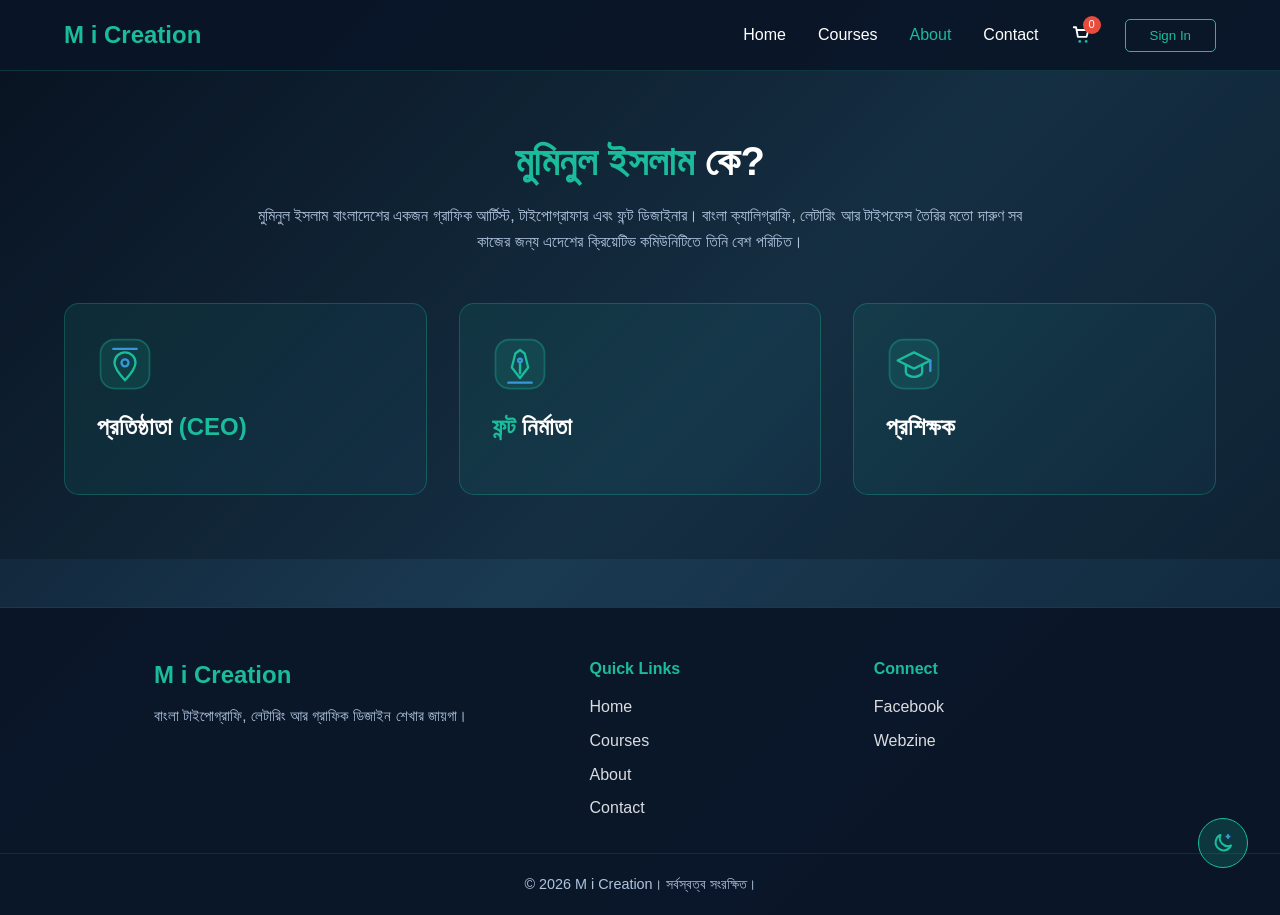
<file: about.html>
<!DOCTYPE html>
<html lang="bn">
<head>
    <meta charset="UTF-8">
    <meta name="viewport" content="width=device-width, initial-scale=1.0">
    <title>About | M i Creation</title>
    <link rel="icon" type="image/png" href="favicon.png">
    <link rel="apple-touch-icon" href="favicon.png">
    <link rel="stylesheet" href="style.css">
</head>
<body>
    <nav>
        <div class="logo"> M i Creation</div>
        <ul class="nav-links">
            <li><a href="index.html">Home</a></li>
            <li><a href="courses.html">Courses</a></li>
            <li><a href="about.html" class="active">About</a></li>
            <li><a href="contact.html">Contact</a></li>
            <li class="cart-icon">
                <a href="#cart" aria-label="Cart"><svg class="nav-ico" viewBox="0 0 24 24" width="22" height="22" fill="none" stroke="currentColor" stroke-width="2" stroke-linecap="round" stroke-linejoin="round" aria-hidden="true"><path d="M3 3.5h2.5l2 10.5h9.5l2-7.5H7"/><circle class="accf" cx="9.5" cy="19" r="1.5"/><circle class="accf" cx="16.5" cy="19" r="1.5"/></svg></a>
                <span class="cart-badge">0</span>
            </li>
            <li><button class="sign-in-btn" onclick="handleSignIn()">Sign In</button></li>
        </ul>
    </nav>
    <section class="about-section" id="about">
        <h2 class="section-title"><span class="highlight">মুমিনুল ইসলাম</span> কে?</h2>
        <p class="section-description">
মুমিনুল ইসলাম বাংলাদেশের একজন গ্রাফিক আর্টিস্ট, টাইপোগ্রাফার এবং ফন্ট ডিজাইনার। বাংলা ক্যালিগ্রাফি, লেটারিং আর টাইপফেস তৈরির মতো দারুণ সব কাজের জন্য এদেশের ক্রিয়েটিভ কমিউনিটিতে তিনি বেশ পরিচিত।
        </p>
        <div class="cards-container">
            <div class="card">
                <div class="card-icon"><svg class="ui-icon" viewBox="0 0 48 48" fill="none" stroke="currentColor" stroke-width="2" stroke-linecap="round" stroke-linejoin="round" aria-hidden="true"><rect class="tile" x="3" y="3" width="42" height="42" rx="12"/><path class="acc" d="M14 11h20"/><path d="M24 38c-6-6.5-9-11-9-15a9 9 0 0 1 18 0c0 4-3 8.5-9 15z"/><circle class="acc" cx="24" cy="23" r="3"/></svg></div>
                <h3 class="card-title">প্রতিষ্ঠাতা <span style="color: #1abc9c;">(CEO)</span></h3>
                <p class="card-text">
 
                </p>
            </div>
            <div class="card">
                <div class="card-icon"><svg class="ui-icon" viewBox="0 0 48 48" fill="none" stroke="currentColor" stroke-width="2" stroke-linecap="round" stroke-linejoin="round" aria-hidden="true"><rect class="tile" x="3" y="3" width="42" height="42" rx="12"/><path d="M24 36l-7-9 3-12 4-3 4 3 3 12z"/><path d="M24 24v8"/><circle class="acc" cx="24" cy="21" r="1.6"/><path class="acc" d="M14 40h20"/></svg></div>
                <h3 class="card-title"><span style="color: #1abc9c;">ফন্ট</span> নির্মাতা</h3>
                <p class="card-text">
                </p>
            </div>
            <div class="card">
                <div class="card-icon"><svg class="ui-icon" viewBox="0 0 48 48" fill="none" stroke="currentColor" stroke-width="2" stroke-linecap="round" stroke-linejoin="round" aria-hidden="true"><rect class="tile" x="3" y="3" width="42" height="42" rx="12"/><path d="M24 14l14 7-14 7-14-7z"/><path d="M17 25v6c0 2 3.5 4 7 4s7-2 7-4v-6"/><path class="acc" d="M38 21v9"/></svg></div>
                <h3 class="card-title">প্রশিক্ষক</h3>
                <p class="card-text">
                </p>
            </div>
        </div>
    </section>

    <div class="theme-toggle" onclick="toggleTheme()"><svg class="tg-ico" viewBox="0 0 24 24" width="24" height="24" fill="none" stroke="currentColor" stroke-width="2" stroke-linecap="round" stroke-linejoin="round" aria-hidden="true"><path d="M20 14.5A8 8 0 0 1 9.5 4a8 8 0 1 0 10.5 10.5z"/><path class="acc" d="M17 4v3M15.5 5.5h3"/></svg></div>
    <div class="scroll-top" onclick="scrollToTop()"><svg class="tg-ico" viewBox="0 0 24 24" width="24" height="24" fill="none" stroke="currentColor" stroke-width="2" stroke-linecap="round" stroke-linejoin="round" aria-hidden="true"><path class="acc" d="M7 3.5h10"/><path d="M12 20V8"/><path d="M6.5 13.5L12 8l5.5 5.5"/></svg></div>

    <footer class="site-footer">
        <div class="footer-grid">
            <div class="footer-brand">
                <div class="logo">M i Creation</div>
                <p>বাংলা টাইপোগ্রাফি, লেটারিং আর গ্রাফিক ডিজাইন শেখার জায়গা।</p>
            </div>
            <div>
                <h4>Quick Links</h4>
                <ul>
                    <li><a href="index.html">Home</a></li>
                    <li><a href="courses.html">Courses</a></li>
                    <li><a href="about.html">About</a></li>
                    <li><a href="contact.html">Contact</a></li>
                </ul>
            </div>
            <div>
                <h4>Connect</h4>
                <ul>
                    <li><a href="https://www.facebook.com/themuminulislam" target="_blank" rel="noopener">Facebook</a></li>
                    <li><a href="https://potrodip.github.io/" target="_blank" rel="noopener">Webzine</a></li>
                </ul>
            </div>
        </div>
        <div class="footer-bottom">&copy; 2026 M i Creation। সর্বস্বত্ব সংরক্ষিত।</div>
    </footer>
    <script src="script.js"></script>
</body>
</html>
</file>
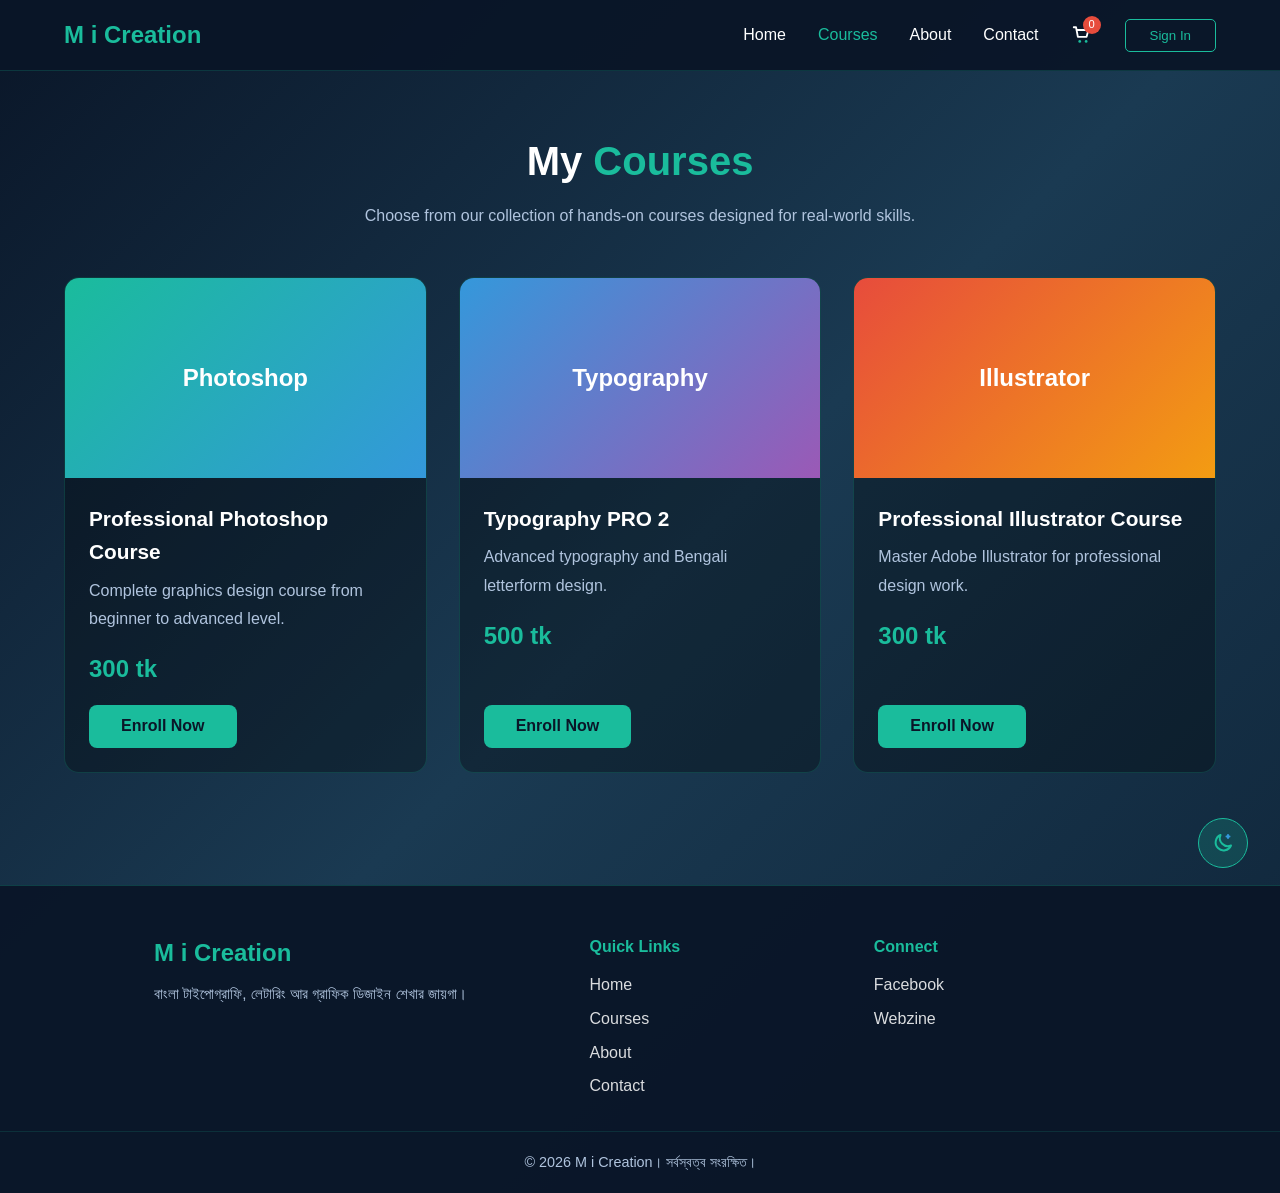
<file: courses.html>
<!DOCTYPE html>
<html lang="bn">
<head>
    <meta charset="UTF-8">
    <meta name="viewport" content="width=device-width, initial-scale=1.0">
    <title>Courses | M i Creation</title>
    <link rel="icon" type="image/png" href="favicon.png">
    <link rel="apple-touch-icon" href="favicon.png">
    <link rel="stylesheet" href="style.css">
</head>
<body>
    <nav>
        <div class="logo"> M i Creation</div>
        <ul class="nav-links">
            <li><a href="index.html">Home</a></li>
            <li><a href="courses.html" class="active">Courses</a></li>
            <li><a href="about.html">About</a></li>
            <li><a href="contact.html">Contact</a></li>
            <li class="cart-icon">
                <a href="#cart" aria-label="Cart"><svg class="nav-ico" viewBox="0 0 24 24" width="22" height="22" fill="none" stroke="currentColor" stroke-width="2" stroke-linecap="round" stroke-linejoin="round" aria-hidden="true"><path d="M3 3.5h2.5l2 10.5h9.5l2-7.5H7"/><circle class="accf" cx="9.5" cy="19" r="1.5"/><circle class="accf" cx="16.5" cy="19" r="1.5"/></svg></a>
                <span class="cart-badge">0</span>
            </li>
            <li><button class="sign-in-btn" onclick="handleSignIn()">Sign In</button></li>
        </ul>
    </nav>
    <section class="courses-section" id="courses">
        <h2 class="section-title">My <span class="highlight">Courses</span></h2>
        <p class="section-description">
            Choose from our collection of hands-on courses designed for real-world skills.
        </p>
        <div class="course-grid">
            <div class="course-card">
                <div class="course-image">Photoshop</div>
                <div class="course-content">
                    <h3 class="course-title">Professional Photoshop Course</h3>
                    <p class="card-text">Complete graphics design course from beginner to advanced level.</p>
                    <p class="course-price">300 tk</p>
                    <button class="btn btn-primary" onclick="enrollCourse('Graphics Design')">Enroll Now</button>
                </div>
            </div>
            <div class="course-card">
                <div class="course-image" style="background: linear-gradient(135deg, #3498db 0%, #9b59b6 100%);">Typography</div>
                <div class="course-content">
                    <h3 class="course-title">Typography PRO 2</h3>
                    <p class="card-text">Advanced typography and Bengali letterform design.</p>
                    <p class="course-price">500 tk</p>
                    <button class="btn btn-primary" onclick="enrollCourse('Typography PRO')">Enroll Now</button>
                </div>
            </div>
            <div class="course-card">
                <div class="course-image" style="background: linear-gradient(135deg, #e74c3c 0%, #f39c12 100%);">Illustrator</div>
                <div class="course-content">
                    <h3 class="course-title">Professional Illustrator Course</h3>
                    <p class="card-text">Master Adobe Illustrator for professional design work.</p>
                    <p class="course-price">300 tk</p>
                    <button class="btn btn-primary" onclick="enrollCourse('Illustrator')">Enroll Now</button>
                </div>
            </div>
        </div>
    </section>

    <div class="theme-toggle" onclick="toggleTheme()"><svg class="tg-ico" viewBox="0 0 24 24" width="24" height="24" fill="none" stroke="currentColor" stroke-width="2" stroke-linecap="round" stroke-linejoin="round" aria-hidden="true"><path d="M20 14.5A8 8 0 0 1 9.5 4a8 8 0 1 0 10.5 10.5z"/><path class="acc" d="M17 4v3M15.5 5.5h3"/></svg></div>
    <div class="scroll-top" onclick="scrollToTop()"><svg class="tg-ico" viewBox="0 0 24 24" width="24" height="24" fill="none" stroke="currentColor" stroke-width="2" stroke-linecap="round" stroke-linejoin="round" aria-hidden="true"><path class="acc" d="M7 3.5h10"/><path d="M12 20V8"/><path d="M6.5 13.5L12 8l5.5 5.5"/></svg></div>

    <footer class="site-footer">
        <div class="footer-grid">
            <div class="footer-brand">
                <div class="logo">M i Creation</div>
                <p>বাংলা টাইপোগ্রাফি, লেটারিং আর গ্রাফিক ডিজাইন শেখার জায়গা।</p>
            </div>
            <div>
                <h4>Quick Links</h4>
                <ul>
                    <li><a href="index.html">Home</a></li>
                    <li><a href="courses.html">Courses</a></li>
                    <li><a href="about.html">About</a></li>
                    <li><a href="contact.html">Contact</a></li>
                </ul>
            </div>
            <div>
                <h4>Connect</h4>
                <ul>
                    <li><a href="https://www.facebook.com/themuminulislam" target="_blank" rel="noopener">Facebook</a></li>
                    <li><a href="https://potrodip.github.io/" target="_blank" rel="noopener">Webzine</a></li>
                </ul>
            </div>
        </div>
        <div class="footer-bottom">&copy; 2026 M i Creation। সর্বস্বত্ব সংরক্ষিত।</div>
    </footer>
    <script src="script.js"></script>
</body>
</html>
</file>
<file: style.css>
* {
        margin: 0;
        padding: 0;
        box-sizing: border-box;
    }

body {
        font-family: 'Segoe UI', Tahoma, Geneva, Verdana, sans-serif;
        background: linear-gradient(135deg, #0a1628 0%, #1a3a52 50%, #0f2438 100%);
        color: #ffffff;
        line-height: 1.6;
        min-height: 100vh;
    }

/* Navigation */
    nav {
        background: rgba(10, 22, 40, 0.95);
        padding: 1rem 5%;
        display: flex;
        justify-content: space-between;
        align-items: center;
        position: sticky;
        top: 0;
        z-index: 1000;
        border-bottom: 1px solid rgba(26, 188, 156, 0.2);
    }

.logo {
        font-size: 1.5rem;
        font-weight: bold;
        color: #1abc9c;
    }

.nav-links {
        display: flex;
        gap: 2rem;
        list-style: none;
        align-items: center;
    }

.nav-links a {
        color: #ffffff;
        text-decoration: none;
        transition: color 0.3s;
        font-weight: 500;
    }

.nav-links a:hover,
    .nav-links a.active {
        color: #1abc9c;
    }

.cart-icon {
        position: relative;
    }

.cart-badge {
        position: absolute;
        top: -8px;
        right: -8px;
        background: #e74c3c;
        color: white;
        border-radius: 50%;
        width: 18px;
        height: 18px;
        display: flex;
        align-items: center;
        justify-content: center;
        font-size: 0.7rem;
    }

.sign-in-btn {
        background: transparent;
        border: 1px solid #1abc9c;
        color: #1abc9c;
        padding: 0.5rem 1.5rem;
        border-radius: 5px;
        cursor: pointer;
        transition: all 0.3s;
    }

.sign-in-btn:hover {
        background: #1abc9c;
        color: #0a1628;
    }

/* Hero Section */
    .hero {
        display: flex;
        align-items: center;
        justify-content: space-around;
        padding: 4rem 5%;
        max-width: 1400px;
        margin: 0 auto;
        gap: 3rem;
        flex-wrap: wrap;
    }

.hero-image {
        flex: 1;
        min-width: 300px;
        max-width: 500px;
    }

.profile-card {
        background: linear-gradient(135deg, rgba(26, 188, 156, 0.1) 0%, rgba(52, 152, 219, 0.1) 100%);
        border-radius: 20px;
        padding: 2rem;
        border: 2px solid rgba(26, 188, 156, 0.3);
        box-shadow: 0 10px 40px rgba(0, 0, 0, 0.3);
    }

.profile-card img {
        width: 100%;
        border-radius: 15px;
    }

.hero-content {
        flex: 1;
        min-width: 300px;
        max-width: 600px;
    }

.label {
        color: #1abc9c;
        text-transform: uppercase;
        font-size: 0.9rem;
        letter-spacing: 2px;
        margin-bottom: 1rem;
    }

.hero-title {
        font-size: 3rem;
        margin-bottom: 1rem;
        font-weight: 700;
    }

.hero-title .highlight {
        color: #1abc9c;
    }

.hero-description {
        color: #b0c4de;
        margin-bottom: 2rem;
        font-size: 1.1rem;
    }

.search-box {
        background: rgba(255, 255, 255, 0.1);
        border: 1px solid rgba(26, 188, 156, 0.3);
        border-radius: 10px;
        padding: 1rem;
        display: flex;
        align-items: center;
        margin-bottom: 2rem;
    }

.search-box input {
        background: transparent;
        border: none;
        color: white;
        flex: 1;
        outline: none;
        font-size: 1rem;
    }

.search-box input::placeholder {
        color: rgba(255, 255, 255, 0.5);
    }

.cta-buttons {
        display: flex;
        gap: 1rem;
        flex-wrap: wrap;
    }

.btn {
        padding: 0.8rem 2rem;
        border-radius: 8px;
        border: none;
        cursor: pointer;
        font-size: 1rem;
        transition: all 0.3s;
        text-decoration: none;
        display: inline-block;
        text-align: center;
    }

.btn-primary {
        background: #1abc9c;
        color: #0a1628;
        font-weight: 600;
    }

.btn-primary:hover {
        background: #16a085;
        transform: translateY(-2px);
        box-shadow: 0 5px 20px rgba(26, 188, 156, 0.4);
    }

.btn-secondary {
        background: transparent;
        color: #ffffff;
        border: 1px solid #ffffff;
    }

.btn-secondary:hover {
        background: rgba(255, 255, 255, 0.1);
        transform: translateY(-2px);
    }

/* About Section */
    .about-section {
        padding: 4rem 5%;
        background: rgba(0, 0, 0, 0.2);
    }

.section-title {
        text-align: center;
        font-size: 2.5rem;
        margin-bottom: 1rem;
    }

.section-title .highlight {
        color: #1abc9c;
    }

.section-description {
        text-align: center;
        color: #b0c4de;
        margin-bottom: 3rem;
        max-width: 800px;
        margin-left: auto;
        margin-right: auto;
    }

.cards-container {
        display: grid;
        grid-template-columns: repeat(auto-fit, minmax(300px, 1fr));
        gap: 2rem;
        max-width: 1400px;
        margin: 0 auto;
    }

.card {
        background: linear-gradient(135deg, rgba(26, 188, 156, 0.1) 0%, rgba(52, 152, 219, 0.05) 100%);
        border: 1px solid rgba(26, 188, 156, 0.3);
        border-radius: 15px;
        padding: 2rem;
        transition: all 0.3s;
    }

.card:hover {
        transform: translateY(-5px);
        box-shadow: 0 10px 30px rgba(26, 188, 156, 0.2);
        border-color: #1abc9c;
    }

.card-icon {
        font-size: 2.5rem;
        margin-bottom: 1rem;
        color: #1abc9c;
    }

.card-title {
        font-size: 1.5rem;
        margin-bottom: 1rem;
        color: #ffffff;
    }

.card-text {
        color: #b0c4de;
        line-height: 1.8;
    }

/* Courses Section */
    .courses-section {
        padding: 4rem 5%;
    }

.course-grid {
        display: grid;
        grid-template-columns: repeat(auto-fit, minmax(300px, 1fr));
        gap: 2rem;
        max-width: 1400px;
        margin: 0 auto;
    }

.course-card {
        background: rgba(0, 0, 0, 0.3);
        border-radius: 15px;
        overflow: hidden;
        transition: all 0.3s;
        border: 1px solid rgba(26, 188, 156, 0.2);
    }

.course-card:hover {
        transform: translateY(-5px);
        box-shadow: 0 10px 30px rgba(26, 188, 156, 0.3);
    }

.course-image {
        width: 100%;
        height: 200px;
        background: linear-gradient(135deg, #1abc9c 0%, #3498db 100%);
        display: flex;
        align-items: center;
        justify-content: center;
        font-size: 1.5rem;
        font-weight: bold;
    }

.course-content {
        padding: 1.5rem;
    }

.course-title {
        font-size: 1.3rem;
        margin-bottom: 0.5rem;
    }

.course-price {
        color: #1abc9c;
        font-size: 1.5rem;
        font-weight: 600;
        margin: 1rem 0;
    }

/* Theme Toggle */
    .theme-toggle {
        position: fixed;
        bottom: 2rem;
        right: 2rem;
        background: rgba(26, 188, 156, 0.2);
        border: 1px solid #1abc9c;
        width: 50px;
        height: 50px;
        border-radius: 50%;
        display: flex;
        align-items: center;
        justify-content: center;
        cursor: pointer;
        transition: all 0.3s;
        font-size: 1.5rem;
    }

.theme-toggle:hover {
        background: #1abc9c;
        transform: rotate(180deg);
    }

.scroll-top {
        position: fixed;
        bottom: 5rem;
        right: 2rem;
        background: rgba(26, 188, 156, 0.2);
        border: 1px solid #1abc9c;
        width: 50px;
        height: 50px;
        border-radius: 50%;
        display: flex;
        align-items: center;
        justify-content: center;
        cursor: pointer;
        transition: all 0.3s;
        font-size: 1.5rem;
    }

.scroll-top:hover {
        background: #1abc9c;
    }

/* Responsive */
    @media (max-width: 768px) {
        .hero-title {
            font-size: 2rem;
        }
        
        .nav-links {
            gap: 1rem;
        }
        
        .hero {
            padding: 2rem 5%;
        }
    }

    /* ===== Responsive fixes (added: mobile + desktop view only) ===== */
    html { -webkit-text-size-adjust: 100%; }
    body { overflow-x: hidden; font-family: 'Segoe UI', 'Nirmala UI', 'Noto Sans Bengali', Tahoma, Geneva, Verdana, sans-serif; }
    img { max-width: 100%; height: auto; }
    section[id] { scroll-margin-top: 64px; }

    /* nav aligns with page content on wide screens */
    nav { padding-left: max(5%, calc((100% - 1400px) / 2)); padding-right: max(5%, calc((100% - 1400px) / 2)); }
    .nav-links li { white-space: nowrap; }

    .profile-card img { display: block; }

    /* hero */
    .hero { justify-content: center; gap: 3rem 4rem; }
    .hero-image { flex: 0 1 420px; min-width: min(300px, 100%); }
    .hero-content { flex: 1 1 420px; min-width: min(300px, 100%); }
    .hero-title { font-size: clamp(2rem, 5vw, 3.2rem); line-height: 1.2; overflow-wrap: anywhere; }
    .hero-description { font-size: clamp(1rem, 2.2vw, 1.1rem); }
    .search-box input { min-width: 0; width: 100%; }

    /* sections */
    .section-title { font-size: clamp(1.7rem, 4.5vw, 2.5rem); line-height: 1.3; }
    .section-description { padding-left: .5rem; padding-right: .5rem; }
    .cards-container,
    .course-grid { grid-template-columns: repeat(auto-fit, minmax(min(300px, 100%), 1fr)); }
    .course-card { display: flex; flex-direction: column; }
    .course-content { display: flex; flex-direction: column; flex: 1; }
    .course-content .btn { margin-top: auto; align-self: flex-start; }

    /* floating buttons never overlap */
    .scroll-top { bottom: 5.5rem; }

    /* tablet / mobile */
    @media (max-width: 768px) {
        section[id] { scroll-margin-top: 115px; }
        nav { flex-direction: column; gap: .6rem; padding-top: .7rem; padding-bottom: .7rem; }
        .nav-links { flex-wrap: wrap; justify-content: center; gap: .5rem 1rem; font-size: .95rem; }
        .sign-in-btn { padding: .4rem 1rem; }
        .hero { padding: 2rem 5%; gap: 2rem; }
        .about-section, .courses-section { padding: 3rem 5%; }
    }

    /* small phones */
    @media (max-width: 480px) {
        .nav-links { gap: .5rem .8rem; font-size: .88rem; }
        .logo { font-size: 1.3rem; }
        .profile-card { padding: 1rem; border-radius: 16px; }
        .label { font-size: .8rem; letter-spacing: 1.5px; }
        .search-box { padding: .8rem; }
        .cta-buttons .btn { flex: 1 1 calc(50% - .5rem); padding: .8rem 1rem; }
        .cta-buttons .btn-primary { flex-basis: 100%; }
        .card { padding: 1.3rem; }
        .card-title { font-size: 1.25rem; }
        .course-image { height: 170px; }
        .course-content { padding: 1.2rem; }
        .course-content .btn { align-self: stretch; }
        .theme-toggle, .scroll-top { width: 44px; height: 44px; right: 1rem; font-size: 1.2rem; }
        .theme-toggle { bottom: 1rem; }
        .scroll-top { bottom: 4.3rem; }
    }

    /* ===== Custom icons + light mode (added) ===== */
    .card-icon { line-height: 0; }
    .ui-icon { width: 56px; height: 56px; display: block; }
    .ui-icon .tile { fill: rgba(26, 188, 156, 0.12); stroke: rgba(26, 188, 156, 0.35); stroke-width: 1.5; }
    .ui-icon .acc, .tg-ico .acc { stroke: #3498db; }
    .nav-ico { display: block; }
    .nav-ico .accf { fill: #1abc9c; stroke: none; }
    .theme-toggle, .scroll-top { color: #1abc9c; }
    .theme-toggle:hover, .scroll-top:hover { color: #0a1628; }
    .theme-toggle:hover .acc, .scroll-top:hover .acc { stroke: #0a1628; }

    body.light { color: #1b2a3a; }
    body.light nav { background: rgba(255, 255, 255, 0.92); border-bottom-color: rgba(14, 138, 112, 0.35); }
    body.light .nav-links a { color: #1b2a3a; }
    body.light .nav-links a:hover, body.light .nav-links a.active { color: #0e8a70; }
    body.light .logo, body.light .label, body.light .highlight, body.light .course-price, body.light .card-icon { color: #0e8a70; }
    body.light .card-title span { color: #0e8a70 !important; }
    body.light .sign-in-btn { color: #0e8a70; border-color: #0e8a70; }
    body.light .sign-in-btn:hover { background: #0e8a70; color: #ffffff; }
    body.light .hero-description, body.light .section-description, body.light .card-text { color: #46607a; }
    body.light .search-box { background: rgba(255, 255, 255, 0.75); border-color: rgba(14, 138, 112, 0.4); }
    body.light .search-box input { color: #1b2a3a; }
    body.light .search-box input::placeholder { color: rgba(27, 42, 58, 0.5); }
    body.light .btn-secondary { color: #1b2a3a; border-color: #1b2a3a; }
    body.light .btn-secondary:hover { background: rgba(27, 42, 58, 0.08); }
    body.light .about-section { background: rgba(255, 255, 255, 0.45); }
    body.light .card { background: rgba(255, 255, 255, 0.75); }
    body.light .card-title, body.light .course-title { color: #1b2a3a; }
    body.light .course-image { color: #ffffff; }
    body.light .course-card { background: #ffffff; border-color: rgba(14, 138, 112, 0.25); }
    body.light .theme-toggle, body.light .scroll-top { color: #0e8a70; background: rgba(255, 255, 255, 0.8); border-color: #0e8a70; }
    body.light .theme-toggle:hover, body.light .scroll-top:hover { background: #0e8a70; color: #ffffff; }
    body.light .theme-toggle:hover .acc, body.light .scroll-top:hover .acc { stroke: #ffffff; }
/* footer */

/* contact page */
.contact-page { padding: 4rem 5% 3rem; max-width: 1100px; margin: 0 auto; }
.contact-layout { display: grid; grid-template-columns: 1fr 1.6fr; gap: 1.5rem; align-items: start; }
.contact-info { display: grid; gap: 1.2rem; }
.contact-card { display: block; text-decoration: none; color: inherit; padding: 1.5rem; }
.contact-card .card-icon { margin-bottom: .6rem; display: block; }
.contact-card h3 { font-size: 1.1rem; margin-bottom: .3rem; }
.contact-card span { color: #1abc9c; font-size: .9rem; word-break: break-all; }
.contact-form { background: linear-gradient(135deg, rgba(26,188,156,.1) 0%, rgba(52,152,219,.05) 100%);
    border: 1px solid rgba(26,188,156,.3); border-radius: 15px; padding: 2rem; }
.contact-form label { display: block; font-size: .9rem; font-weight: 600; margin: 0 0 .4rem; }
.contact-form label i { color: #e74c3c; font-style: normal; }
.contact-form .field { margin-bottom: 1.2rem; }
.contact-form input, .contact-form textarea { width: 100%; padding: .85rem 1rem; border-radius: 10px;
    border: 1px solid rgba(26,188,156,.3); background: rgba(10,22,40,.6); color: #fff; font: inherit; }
.contact-form textarea { min-height: 150px; resize: vertical; }
.contact-form input:focus, .contact-form textarea:focus { outline: 2px solid #1abc9c; outline-offset: 1px; }
.contact-form .btn { width: 100%; }
#form-status { margin-top: 1rem; text-align: center; color: #1abc9c; min-height: 1.4em; }
body.light .contact-form input, body.light .contact-form textarea { background: rgba(255,255,255,.8); color: #0a1628; }
body.light .contact-card span { color: #0e8a70; }
@media (max-width: 800px) { .contact-layout { grid-template-columns: 1fr; } .contact-form { padding: 1.3rem; } }

/* home extras */
.home-block { padding: 4rem 5%; max-width: 1100px; margin: 0 auto; }
.skill-card { text-align: center; }
.skill-card .card-icon { margin-bottom: .8rem; }
.center-action { text-align: center; margin-top: 2.5rem; }
.about-teaser { background: rgba(0,0,0,.2); padding: 4rem 5%; text-align: center; }
.about-teaser .section-description { margin-bottom: 2rem; }
.cta-band { margin: 4rem 5%; padding: 3rem 1.5rem; text-align: center; border-radius: 20px;
    background: linear-gradient(135deg, rgba(26,188,156,.18) 0%, rgba(52,152,219,.1) 100%);
    border: 1px solid rgba(26,188,156,.35); }
.cta-band h2 { font-size: clamp(1.5rem, 4vw, 2.2rem); margin-bottom: .6rem; }
.cta-band p { color: #b0c4de; margin-bottom: 1.5rem; }
.cta-band .cta-buttons { justify-content: center; }

/* footer */
.site-footer { background: rgba(10,22,40,.95); border-top: 1px solid rgba(26,188,156,.25); margin-top: 3rem; }
.footer-grid { max-width: 1100px; margin: 0 auto; padding: 3rem 5% 2rem; display: grid;
    grid-template-columns: 1.6fr 1fr 1fr; gap: 2rem; }
.footer-brand .logo { margin-bottom: .6rem; }
.footer-brand p { color: #b0c4de; max-width: 320px; font-size: .95rem; }
.site-footer h4 { color: #1abc9c; margin-bottom: .8rem; font-size: 1rem; }
.site-footer ul { list-style: none; display: grid; gap: .5rem; }
.site-footer a { color: #ffffff; text-decoration: none; opacity: .85; transition: color .3s, opacity .3s; }
.site-footer a:hover { color: #1abc9c; opacity: 1; }
.footer-bottom { border-top: 1px solid rgba(26,188,156,.15); text-align: center; padding: 1.2rem 5%; color: #b0c4de; font-size: .9rem; }
body.light .site-footer { background: rgba(255,255,255,.65); }
body.light .site-footer a { color: #0a1628; }
body.light .site-footer h4, body.light .site-footer a:hover { color: #0e8a70; }
body.light .footer-brand p, body.light .footer-bottom, body.light .cta-band p { color: #46607a; }
body.light .about-teaser { background: rgba(255,255,255,.45); }
@media (max-width: 800px) { .footer-grid { grid-template-columns: 1fr; text-align: center; } .footer-brand p { margin: 0 auto; } }
</file>
